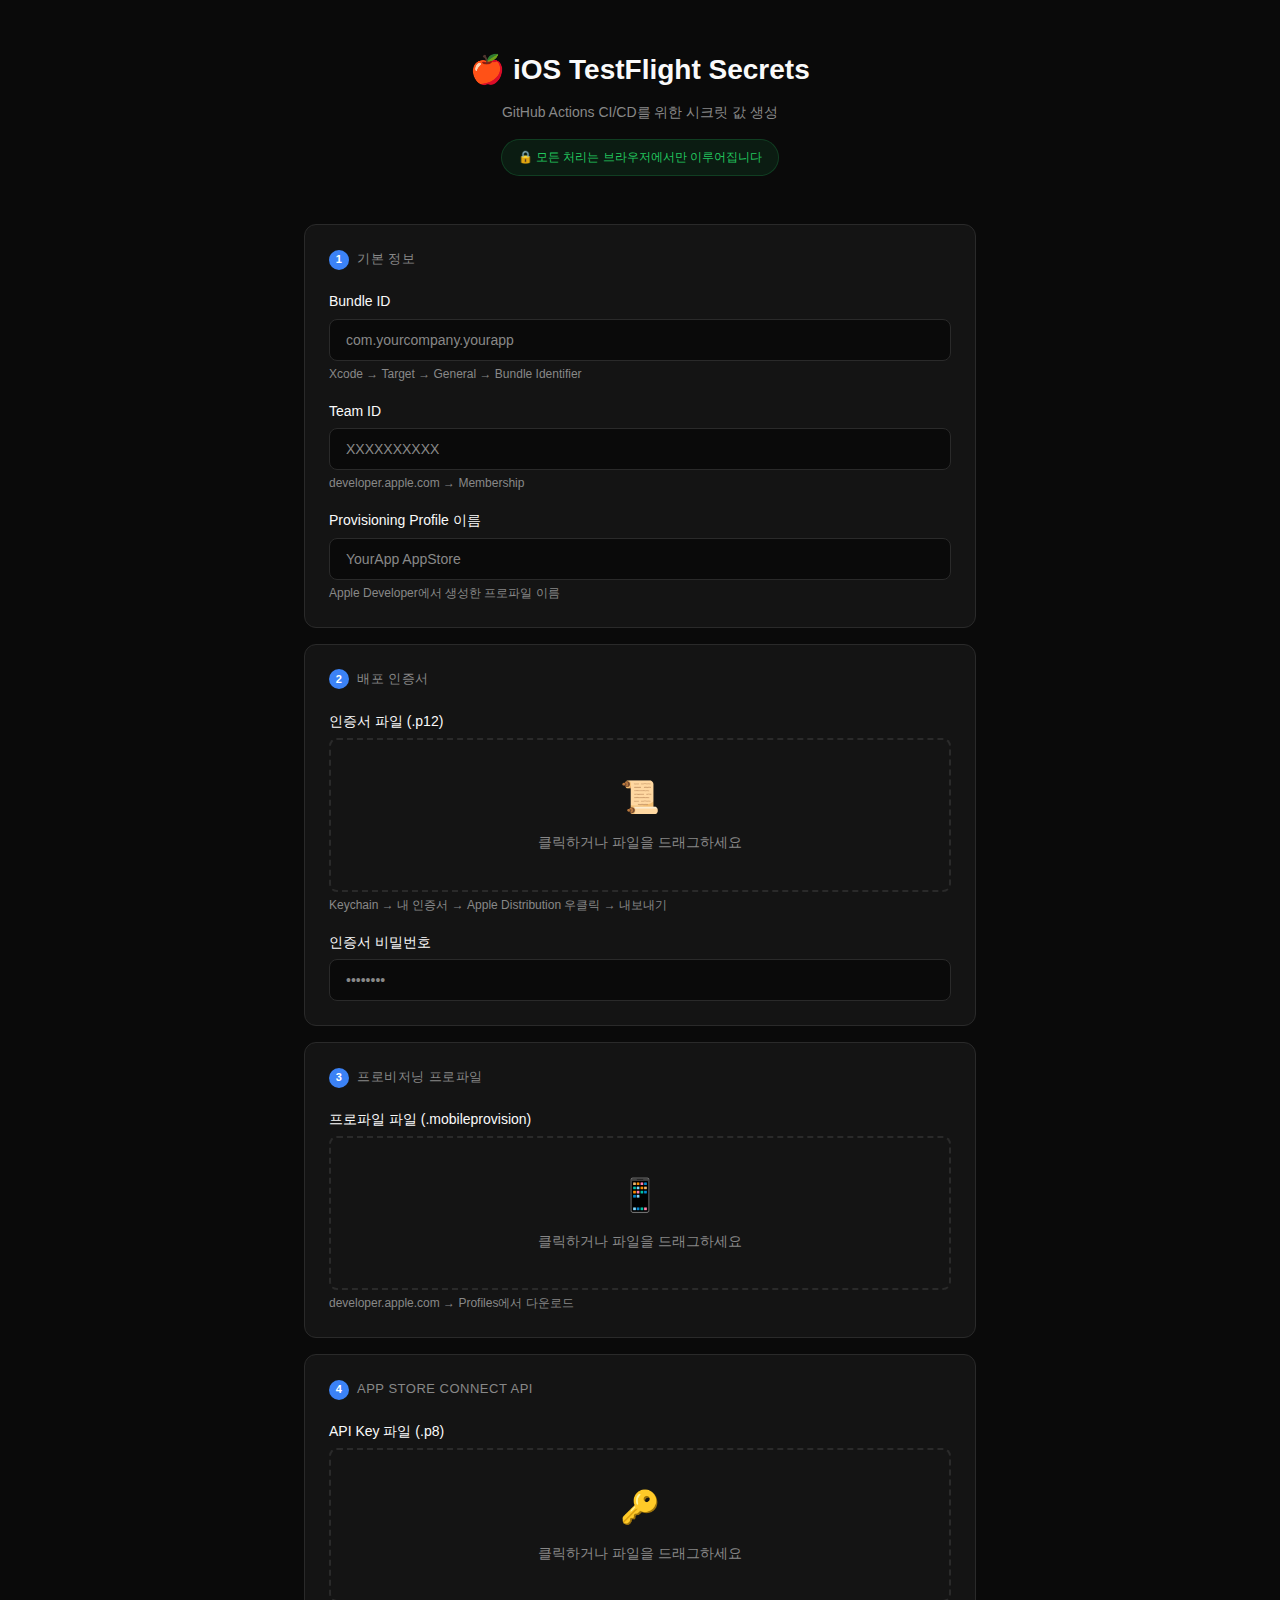
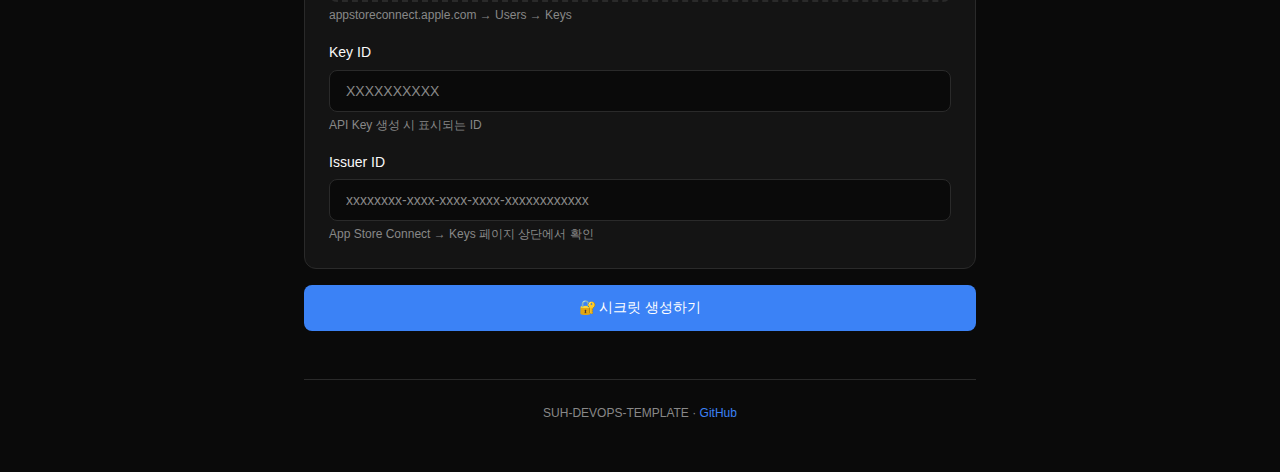
<file: .github/util/flutter-testflight-secrets-util/index.html>
<!DOCTYPE html>
<html lang="ko">
<head>
    <meta charset="UTF-8">
    <meta name="viewport" content="width=device-width, initial-scale=1.0">
    <title>iOS TestFlight Secrets Helper</title>
    <style>
        :root {
            --bg: #0a0a0a;
            --surface: #141414;
            --surface-hover: #1a1a1a;
            --border: #2a2a2a;
            --text: #fafafa;
            --text-muted: #888;
            --accent: #3b82f6;
            --accent-hover: #2563eb;
            --success: #22c55e;
            --error: #ef4444;
            --radius: 12px;
        }

        * {
            margin: 0;
            padding: 0;
            box-sizing: border-box;
        }

        body {
            font-family: -apple-system, BlinkMacSystemFont, 'Segoe UI', Roboto, sans-serif;
            background: var(--bg);
            color: var(--text);
            min-height: 100vh;
            line-height: 1.6;
        }

        .container {
            max-width: 720px;
            margin: 0 auto;
            padding: 48px 24px;
        }

        /* Header */
        header {
            text-align: center;
            margin-bottom: 48px;
        }

        header h1 {
            font-size: 28px;
            font-weight: 600;
            margin-bottom: 8px;
            display: flex;
            align-items: center;
            justify-content: center;
            gap: 12px;
        }

        header p {
            color: var(--text-muted);
            font-size: 14px;
        }

        /* Section */
        .section {
            background: var(--surface);
            border: 1px solid var(--border);
            border-radius: var(--radius);
            padding: 24px;
            margin-bottom: 16px;
        }

        .section-title {
            font-size: 13px;
            font-weight: 500;
            color: var(--text-muted);
            text-transform: uppercase;
            letter-spacing: 0.5px;
            margin-bottom: 20px;
            display: flex;
            align-items: center;
            gap: 8px;
        }

        .section-title .step {
            background: var(--accent);
            color: white;
            width: 20px;
            height: 20px;
            border-radius: 50%;
            display: flex;
            align-items: center;
            justify-content: center;
            font-size: 11px;
            font-weight: 600;
        }

        /* Form */
        .field {
            margin-bottom: 16px;
        }

        .field:last-child {
            margin-bottom: 0;
        }

        .field label {
            display: block;
            font-size: 14px;
            font-weight: 500;
            margin-bottom: 6px;
        }

        .field .hint {
            font-size: 12px;
            color: var(--text-muted);
            margin-top: 4px;
        }

        input[type="text"],
        input[type="password"] {
            width: 100%;
            padding: 12px 16px;
            background: var(--bg);
            border: 1px solid var(--border);
            border-radius: 8px;
            color: var(--text);
            font-size: 14px;
            transition: border-color 0.2s;
        }

        input:focus {
            outline: none;
            border-color: var(--accent);
        }

        input::placeholder {
            color: var(--text-muted);
        }

        /* File Drop Zone */
        .dropzone {
            border: 2px dashed var(--border);
            border-radius: 8px;
            padding: 32px;
            text-align: center;
            cursor: pointer;
            transition: all 0.2s;
        }

        .dropzone:hover,
        .dropzone.dragover {
            border-color: var(--accent);
            background: rgba(59, 130, 246, 0.05);
        }

        .dropzone.has-file {
            border-color: var(--success);
            border-style: solid;
            background: rgba(34, 197, 94, 0.05);
        }

        .dropzone-icon {
            font-size: 32px;
            margin-bottom: 8px;
        }

        .dropzone-text {
            font-size: 14px;
            color: var(--text-muted);
        }

        .dropzone-filename {
            font-size: 14px;
            color: var(--success);
            font-weight: 500;
            margin-top: 4px;
        }

        .dropzone input[type="file"] {
            display: none;
        }

        /* Button */
        .btn {
            display: inline-flex;
            align-items: center;
            justify-content: center;
            gap: 8px;
            padding: 14px 24px;
            border-radius: 8px;
            font-size: 14px;
            font-weight: 500;
            cursor: pointer;
            transition: all 0.2s;
            border: none;
        }

        .btn-primary {
            background: var(--accent);
            color: white;
            width: 100%;
        }

        .btn-primary:hover {
            background: var(--accent-hover);
        }

        .btn-primary:disabled {
            opacity: 0.5;
            cursor: not-allowed;
        }

        .btn-secondary {
            background: var(--surface);
            color: var(--text);
            border: 1px solid var(--border);
        }

        .btn-secondary:hover {
            background: var(--surface-hover);
        }

        .btn-copy {
            padding: 6px 12px;
            font-size: 12px;
            background: transparent;
            border: 1px solid var(--border);
            color: var(--text-muted);
        }

        .btn-copy:hover {
            border-color: var(--accent);
            color: var(--accent);
        }

        .btn-copy.copied {
            border-color: var(--success);
            color: var(--success);
        }

        /* Result */
        .result-section {
            display: none;
        }

        .result-section.show {
            display: block;
        }

        .result-item {
            background: var(--bg);
            border: 1px solid var(--border);
            border-radius: 8px;
            padding: 16px;
            margin-bottom: 12px;
        }

        .result-item:last-child {
            margin-bottom: 0;
        }

        .result-header {
            display: flex;
            align-items: center;
            justify-content: space-between;
            margin-bottom: 8px;
        }

        .result-name {
            font-size: 12px;
            font-weight: 600;
            color: var(--accent);
            font-family: 'SF Mono', Monaco, monospace;
        }

        .result-value {
            font-size: 13px;
            font-family: 'SF Mono', Monaco, monospace;
            color: var(--text-muted);
            word-break: break-all;
            max-height: 60px;
            overflow: hidden;
        }

        /* Actions */
        .actions {
            display: flex;
            gap: 12px;
            margin-top: 24px;
        }

        .actions .btn {
            flex: 1;
        }

        /* Toast */
        .toast {
            position: fixed;
            bottom: 24px;
            left: 50%;
            transform: translateX(-50%) translateY(100px);
            background: var(--surface);
            border: 1px solid var(--border);
            padding: 12px 24px;
            border-radius: 8px;
            font-size: 14px;
            opacity: 0;
            transition: all 0.3s;
            z-index: 1000;
        }

        .toast.show {
            transform: translateX(-50%) translateY(0);
            opacity: 1;
        }

        .toast.success {
            border-color: var(--success);
            color: var(--success);
        }

        /* Footer */
        footer {
            text-align: center;
            margin-top: 48px;
            padding-top: 24px;
            border-top: 1px solid var(--border);
        }

        footer p {
            font-size: 12px;
            color: var(--text-muted);
        }

        footer a {
            color: var(--accent);
            text-decoration: none;
        }

        /* Security Badge */
        .security-badge {
            display: inline-flex;
            align-items: center;
            gap: 6px;
            padding: 8px 16px;
            background: rgba(34, 197, 94, 0.1);
            border: 1px solid rgba(34, 197, 94, 0.2);
            border-radius: 20px;
            font-size: 12px;
            color: var(--success);
            margin-top: 16px;
        }
    </style>
</head>
<body>
    <div class="container">
        <header>
            <h1>🍎 iOS TestFlight Secrets</h1>
            <p>GitHub Actions CI/CD를 위한 시크릿 값 생성</p>
            <div class="security-badge">
                🔒 모든 처리는 브라우저에서만 이루어집니다
            </div>
        </header>

        <!-- Step 1: Basic Info -->
        <div class="section">
            <div class="section-title">
                <span class="step">1</span>
                기본 정보
            </div>

            <div class="field">
                <label>Bundle ID</label>
                <input type="text" id="bundleId" placeholder="com.yourcompany.yourapp">
                <p class="hint">Xcode → Target → General → Bundle Identifier</p>
            </div>

            <div class="field">
                <label>Team ID</label>
                <input type="text" id="teamId" placeholder="XXXXXXXXXX" maxlength="10">
                <p class="hint">developer.apple.com → Membership</p>
            </div>

            <div class="field">
                <label>Provisioning Profile 이름</label>
                <input type="text" id="profileName" placeholder="YourApp AppStore">
                <p class="hint">Apple Developer에서 생성한 프로파일 이름</p>
            </div>
        </div>

        <!-- Step 2: Certificate -->
        <div class="section">
            <div class="section-title">
                <span class="step">2</span>
                배포 인증서
            </div>

            <div class="field">
                <label>인증서 파일 (.p12)</label>
                <div class="dropzone" id="certDropzone">
                    <div class="dropzone-icon">📜</div>
                    <div class="dropzone-text">클릭하거나 파일을 드래그하세요</div>
                    <div class="dropzone-filename" id="certFilename"></div>
                    <input type="file" id="certFile" accept=".p12">
                </div>
                <p class="hint">Keychain → 내 인증서 → Apple Distribution 우클릭 → 내보내기</p>
            </div>

            <div class="field">
                <label>인증서 비밀번호</label>
                <input type="password" id="certPassword" placeholder="••••••••">
            </div>
        </div>

        <!-- Step 3: Provisioning Profile -->
        <div class="section">
            <div class="section-title">
                <span class="step">3</span>
                프로비저닝 프로파일
            </div>

            <div class="field">
                <label>프로파일 파일 (.mobileprovision)</label>
                <div class="dropzone" id="profileDropzone">
                    <div class="dropzone-icon">📱</div>
                    <div class="dropzone-text">클릭하거나 파일을 드래그하세요</div>
                    <div class="dropzone-filename" id="profileFilename"></div>
                    <input type="file" id="profileFile" accept=".mobileprovision">
                </div>
                <p class="hint">developer.apple.com → Profiles에서 다운로드</p>
            </div>
        </div>

        <!-- Step 4: App Store Connect API -->
        <div class="section">
            <div class="section-title">
                <span class="step">4</span>
                App Store Connect API
            </div>

            <div class="field">
                <label>API Key 파일 (.p8)</label>
                <div class="dropzone" id="apiKeyDropzone">
                    <div class="dropzone-icon">🔑</div>
                    <div class="dropzone-text">클릭하거나 파일을 드래그하세요</div>
                    <div class="dropzone-filename" id="apiKeyFilename"></div>
                    <input type="file" id="apiKeyFile" accept=".p8">
                </div>
                <p class="hint">appstoreconnect.apple.com → Users → Keys</p>
            </div>

            <div class="field">
                <label>Key ID</label>
                <input type="text" id="keyId" placeholder="XXXXXXXXXX">
                <p class="hint">API Key 생성 시 표시되는 ID</p>
            </div>

            <div class="field">
                <label>Issuer ID</label>
                <input type="text" id="issuerId" placeholder="xxxxxxxx-xxxx-xxxx-xxxx-xxxxxxxxxxxx">
                <p class="hint">App Store Connect → Keys 페이지 상단에서 확인</p>
            </div>
        </div>

        <!-- Generate Button -->
        <button class="btn btn-primary" id="generateBtn" onclick="generateSecrets()">
            🔐 시크릿 생성하기
        </button>

        <!-- Results -->
        <div class="section result-section" id="resultSection">
            <div class="section-title">
                📋 생성된 시크릿
            </div>

            <div id="resultList"></div>

            <div class="actions">
                <button class="btn btn-secondary" onclick="downloadSecrets()">
                    📥 파일로 저장
                </button>
                <button class="btn btn-secondary" onclick="copyAllSecrets()">
                    📋 전체 복사
                </button>
            </div>
        </div>

        <footer>
            <p>
                SUH-DEVOPS-TEMPLATE ·
                <a href="https://github.com/Cassiiopeia/SUH-DEVOPS-TEMPLATE" target="_blank">GitHub</a>
            </p>
        </footer>
    </div>

    <!-- Toast -->
    <div class="toast" id="toast"></div>

    <script>
        // State
        const state = {
            files: {
                cert: null,
                profile: null,
                apiKey: null
            },
            secrets: {}
        };

        // Initialize dropzones
        document.querySelectorAll('.dropzone').forEach(zone => {
            const input = zone.querySelector('input[type="file"]');

            zone.addEventListener('click', () => input.click());

            zone.addEventListener('dragover', (e) => {
                e.preventDefault();
                zone.classList.add('dragover');
            });

            zone.addEventListener('dragleave', () => {
                zone.classList.remove('dragover');
            });

            zone.addEventListener('drop', (e) => {
                e.preventDefault();
                zone.classList.remove('dragover');
                if (e.dataTransfer.files.length) {
                    handleFile(input.id, e.dataTransfer.files[0], zone);
                }
            });

            input.addEventListener('change', (e) => {
                if (e.target.files.length) {
                    handleFile(input.id, e.target.files[0], zone);
                }
            });
        });

        // Handle file selection
        function handleFile(inputId, file, zone) {
            const filenameEl = zone.querySelector('.dropzone-filename');
            const iconEl = zone.querySelector('.dropzone-icon');
            const textEl = zone.querySelector('.dropzone-text');

            // Map input ID to state key
            const keyMap = {
                'certFile': 'cert',
                'profileFile': 'profile',
                'apiKeyFile': 'apiKey'
            };

            state.files[keyMap[inputId]] = file;

            // Update UI
            zone.classList.add('has-file');
            iconEl.textContent = '✅';
            textEl.textContent = formatFileSize(file.size);
            filenameEl.textContent = file.name;
        }

        // Format file size
        function formatFileSize(bytes) {
            if (bytes < 1024) return bytes + ' bytes';
            if (bytes < 1024 * 1024) return (bytes / 1024).toFixed(1) + ' KB';
            return (bytes / (1024 * 1024)).toFixed(1) + ' MB';
        }

        // Read file as Base64
        function readFileAsBase64(file) {
            return new Promise((resolve, reject) => {
                const reader = new FileReader();
                reader.onload = () => {
                    const base64 = reader.result.split(',')[1];
                    resolve(base64);
                };
                reader.onerror = reject;
                reader.readAsDataURL(file);
            });
        }

        // Generate secrets
        async function generateSecrets() {
            const btn = document.getElementById('generateBtn');
            btn.disabled = true;
            btn.textContent = '⏳ 생성 중...';

            try {
                // Collect values
                const bundleId = document.getElementById('bundleId').value.trim();
                const teamId = document.getElementById('teamId').value.trim();
                const profileName = document.getElementById('profileName').value.trim();
                const certPassword = document.getElementById('certPassword').value;
                const keyId = document.getElementById('keyId').value.trim();
                const issuerId = document.getElementById('issuerId').value.trim();

                // Validate required fields
                if (!bundleId || !teamId || !profileName) {
                    throw new Error('기본 정보를 모두 입력해주세요');
                }
                if (!state.files.cert) {
                    throw new Error('인증서 파일을 선택해주세요');
                }
                if (!certPassword) {
                    throw new Error('인증서 비밀번호를 입력해주세요');
                }
                if (!state.files.profile) {
                    throw new Error('프로비저닝 프로파일을 선택해주세요');
                }
                if (!state.files.apiKey || !keyId || !issuerId) {
                    throw new Error('App Store Connect API 정보를 모두 입력해주세요');
                }

                // Generate Base64 values
                const certBase64 = await readFileAsBase64(state.files.cert);
                const profileBase64 = await readFileAsBase64(state.files.profile);
                const apiKeyBase64 = await readFileAsBase64(state.files.apiKey);

                // Build secrets object
                state.secrets = {
                    'IOS_BUNDLE_ID': bundleId,
                    'APPLE_TEAM_ID': teamId,
                    'IOS_PROVISIONING_PROFILE_NAME': profileName,
                    'APPLE_CERTIFICATE_BASE64': certBase64,
                    'APPLE_CERTIFICATE_PASSWORD': certPassword,
                    'APPLE_PROVISIONING_PROFILE_BASE64': profileBase64,
                    'APP_STORE_CONNECT_API_KEY_BASE64': apiKeyBase64,
                    'APP_STORE_CONNECT_API_KEY_ID': keyId,
                    'APP_STORE_CONNECT_ISSUER_ID': issuerId
                };

                // Show results
                displayResults();
                showToast('시크릿이 생성되었습니다!', 'success');

            } catch (error) {
                showToast(error.message, 'error');
            } finally {
                btn.disabled = false;
                btn.textContent = '🔐 시크릿 생성하기';
            }
        }

        // Display results
        function displayResults() {
            const section = document.getElementById('resultSection');
            const list = document.getElementById('resultList');

            list.innerHTML = Object.entries(state.secrets).map(([key, value]) => `
                <div class="result-item">
                    <div class="result-header">
                        <span class="result-name">${key}</span>
                        <button class="btn btn-copy" onclick="copySecret('${key}', this)">복사</button>
                    </div>
                    <div class="result-value">${truncateValue(value)}</div>
                </div>
            `).join('');

            section.classList.add('show');
            section.scrollIntoView({ behavior: 'smooth', block: 'start' });
        }

        // Truncate long values for display
        function truncateValue(value) {
            if (value.length > 100) {
                return value.substring(0, 100) + '...';
            }
            return value;
        }

        // Copy single secret
        async function copySecret(key, btn) {
            try {
                await navigator.clipboard.writeText(state.secrets[key]);
                btn.textContent = '✓';
                btn.classList.add('copied');
                setTimeout(() => {
                    btn.textContent = '복사';
                    btn.classList.remove('copied');
                }, 2000);
            } catch (err) {
                showToast('복사 실패', 'error');
            }
        }

        // Copy all secrets
        async function copyAllSecrets() {
            const text = Object.entries(state.secrets)
                .map(([key, value]) => `${key}=${value}`)
                .join('\n\n');

            try {
                await navigator.clipboard.writeText(text);
                showToast('전체 시크릿이 복사되었습니다!', 'success');
            } catch (err) {
                showToast('복사 실패', 'error');
            }
        }

        // Download secrets as file
        function downloadSecrets() {
            const lines = [
                '# iOS TestFlight GitHub Secrets',
                '# 생성일: ' + new Date().toLocaleString('ko-KR'),
                '# ⚠️ 이 파일은 민감한 정보를 포함합니다. 사용 후 삭제하세요!',
                '',
                '# GitHub → Repository Settings → Secrets → Actions에 등록하세요',
                '',
            ];

            Object.entries(state.secrets).forEach(([key, value]) => {
                lines.push('═'.repeat(60));
                lines.push(key);
                lines.push('═'.repeat(60));
                lines.push(value);
                lines.push('');
            });

            const blob = new Blob([lines.join('\n')], { type: 'text/plain' });
            const url = URL.createObjectURL(blob);
            const a = document.createElement('a');
            a.href = url;
            a.download = 'ios-testflight-secrets.txt';
            a.click();
            URL.revokeObjectURL(url);

            showToast('파일이 다운로드되었습니다', 'success');
        }

        // Show toast notification
        function showToast(message, type = 'info') {
            const toast = document.getElementById('toast');
            toast.textContent = message;
            toast.className = 'toast show ' + type;

            setTimeout(() => {
                toast.classList.remove('show');
            }, 3000);
        }
    </script>
</body>
</html>
</file>
